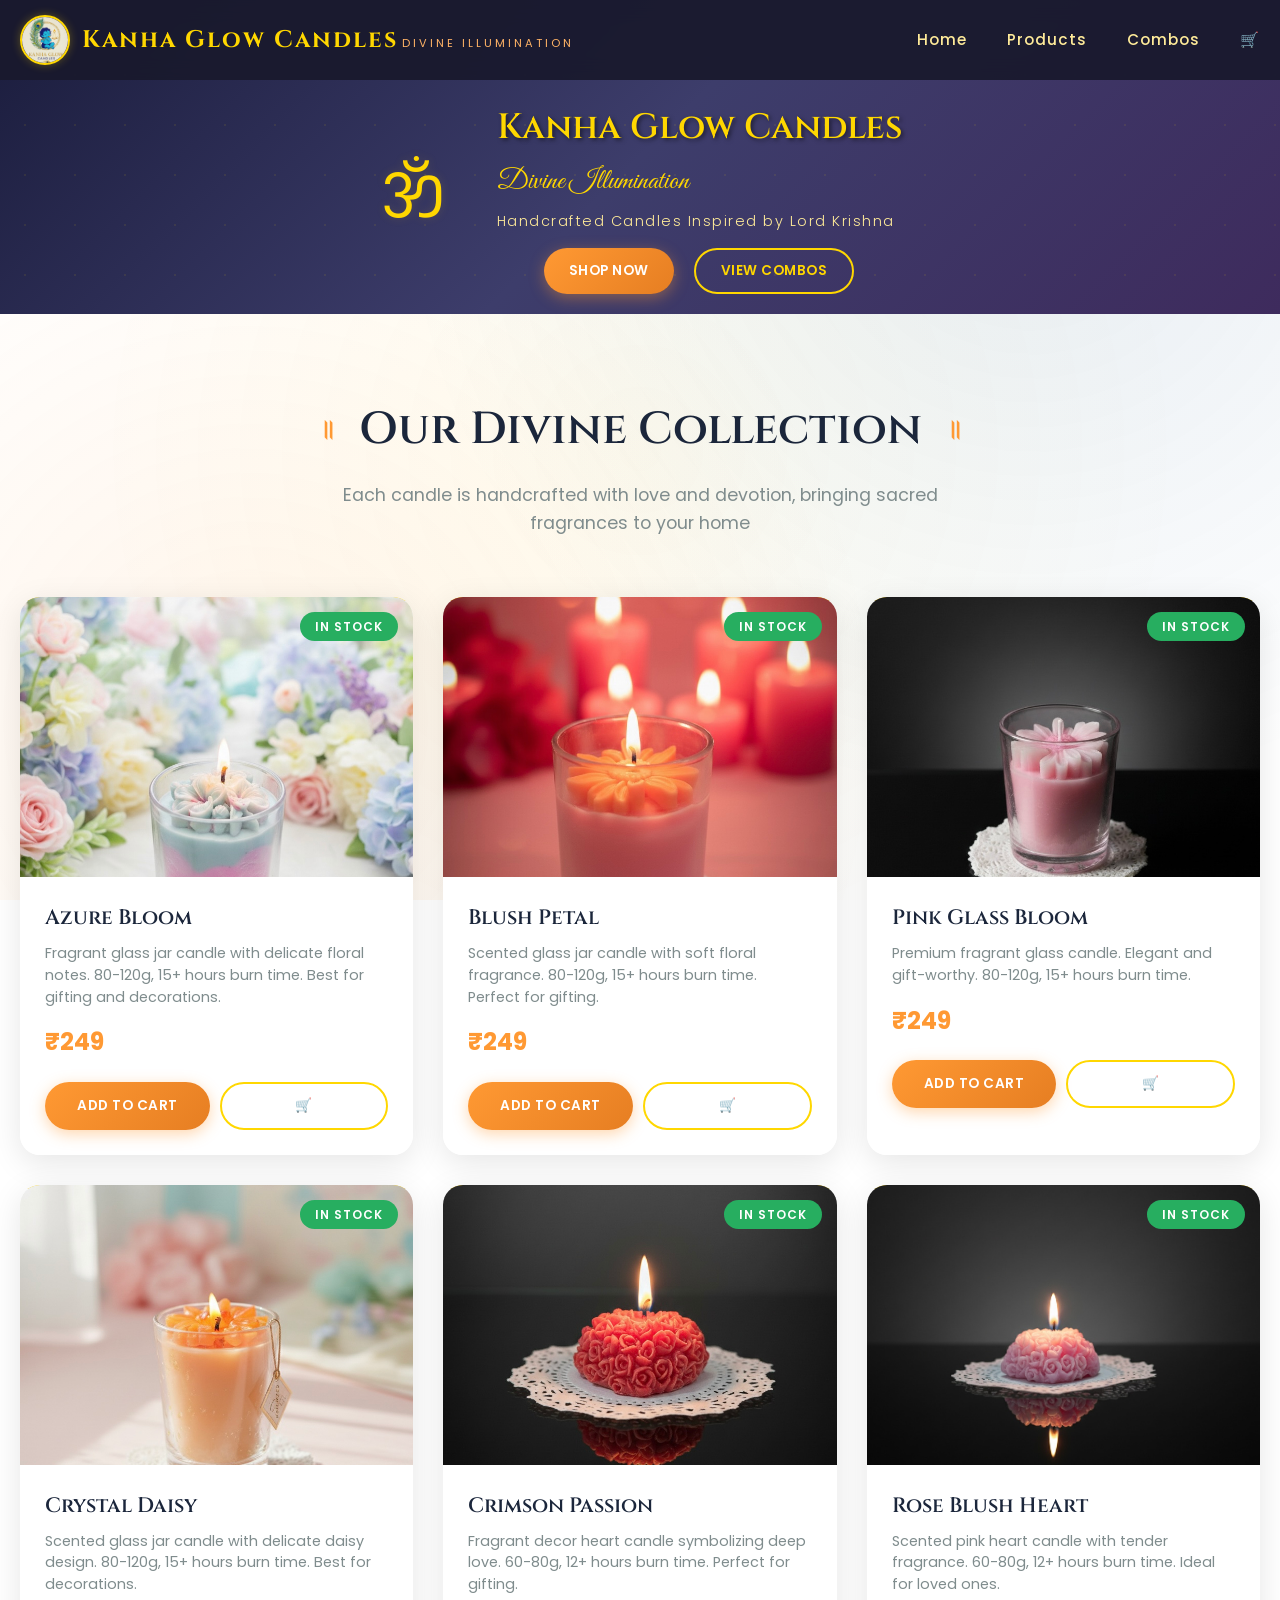
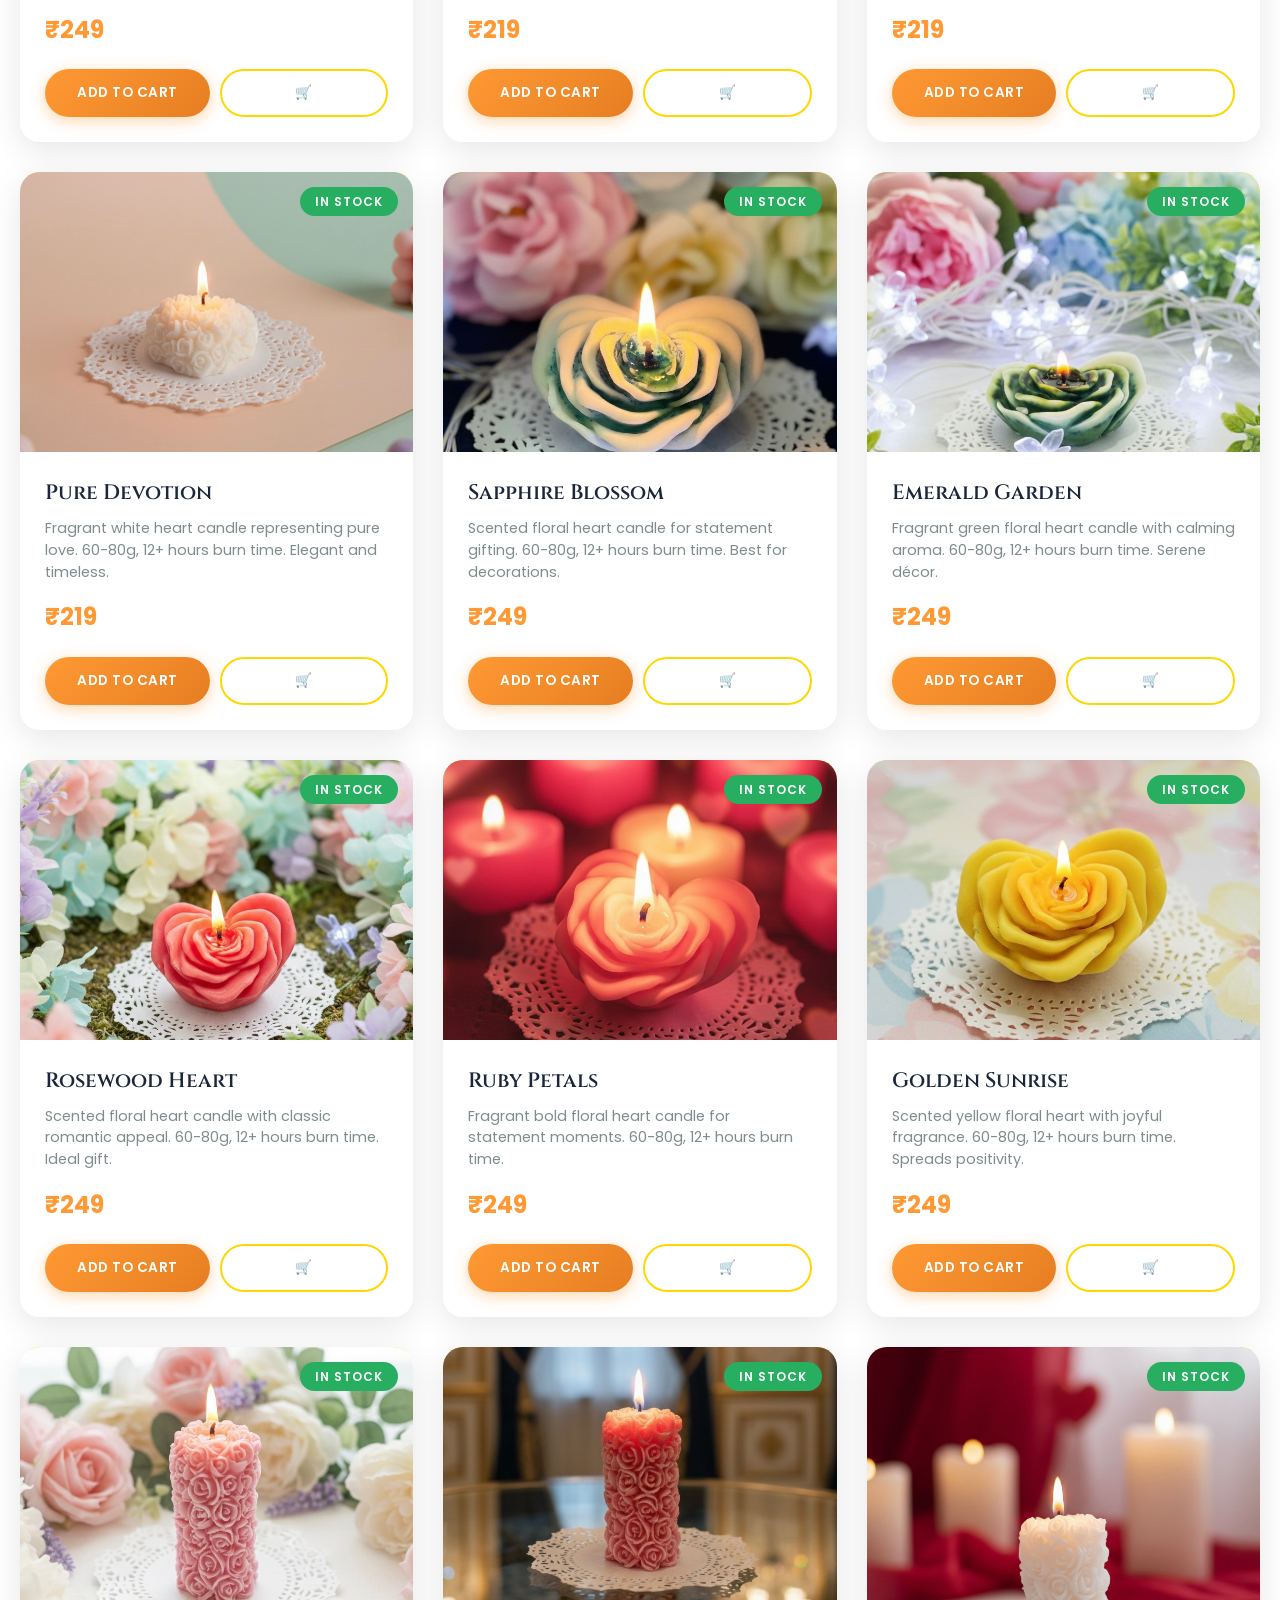
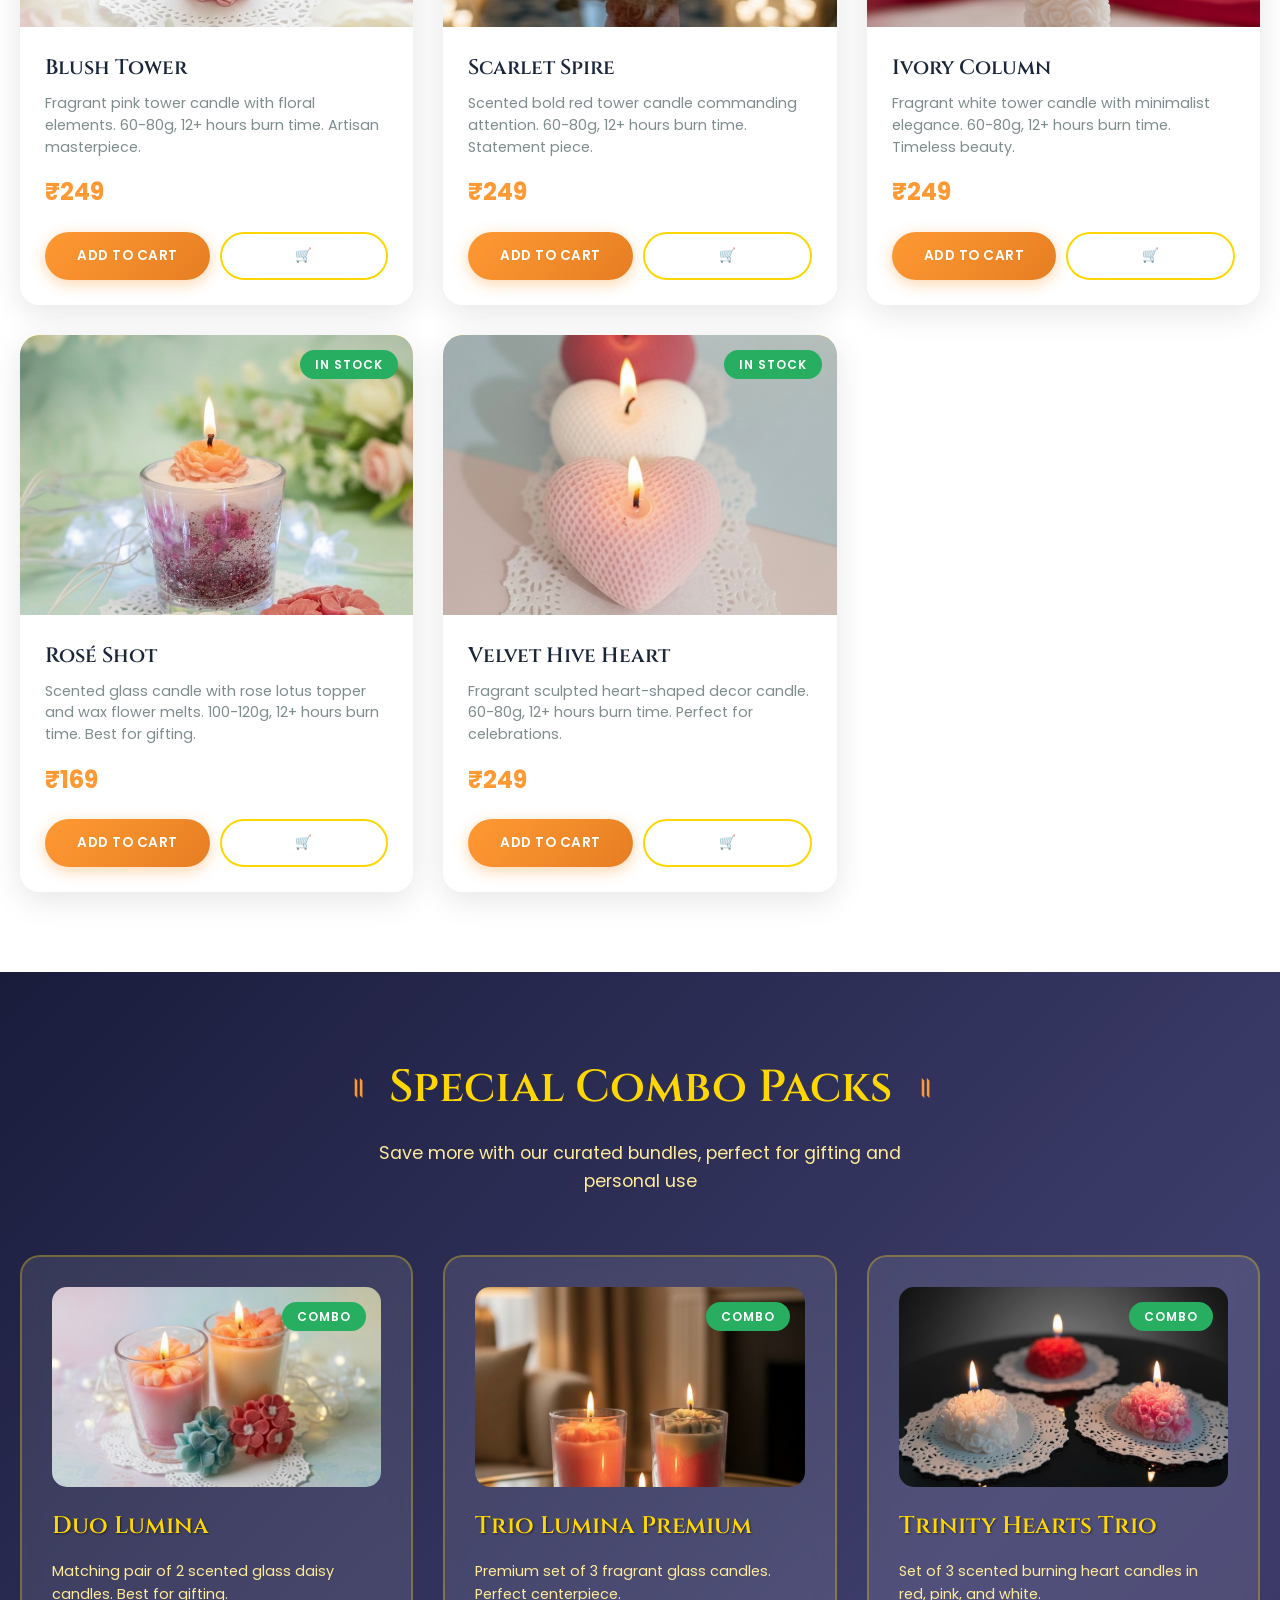
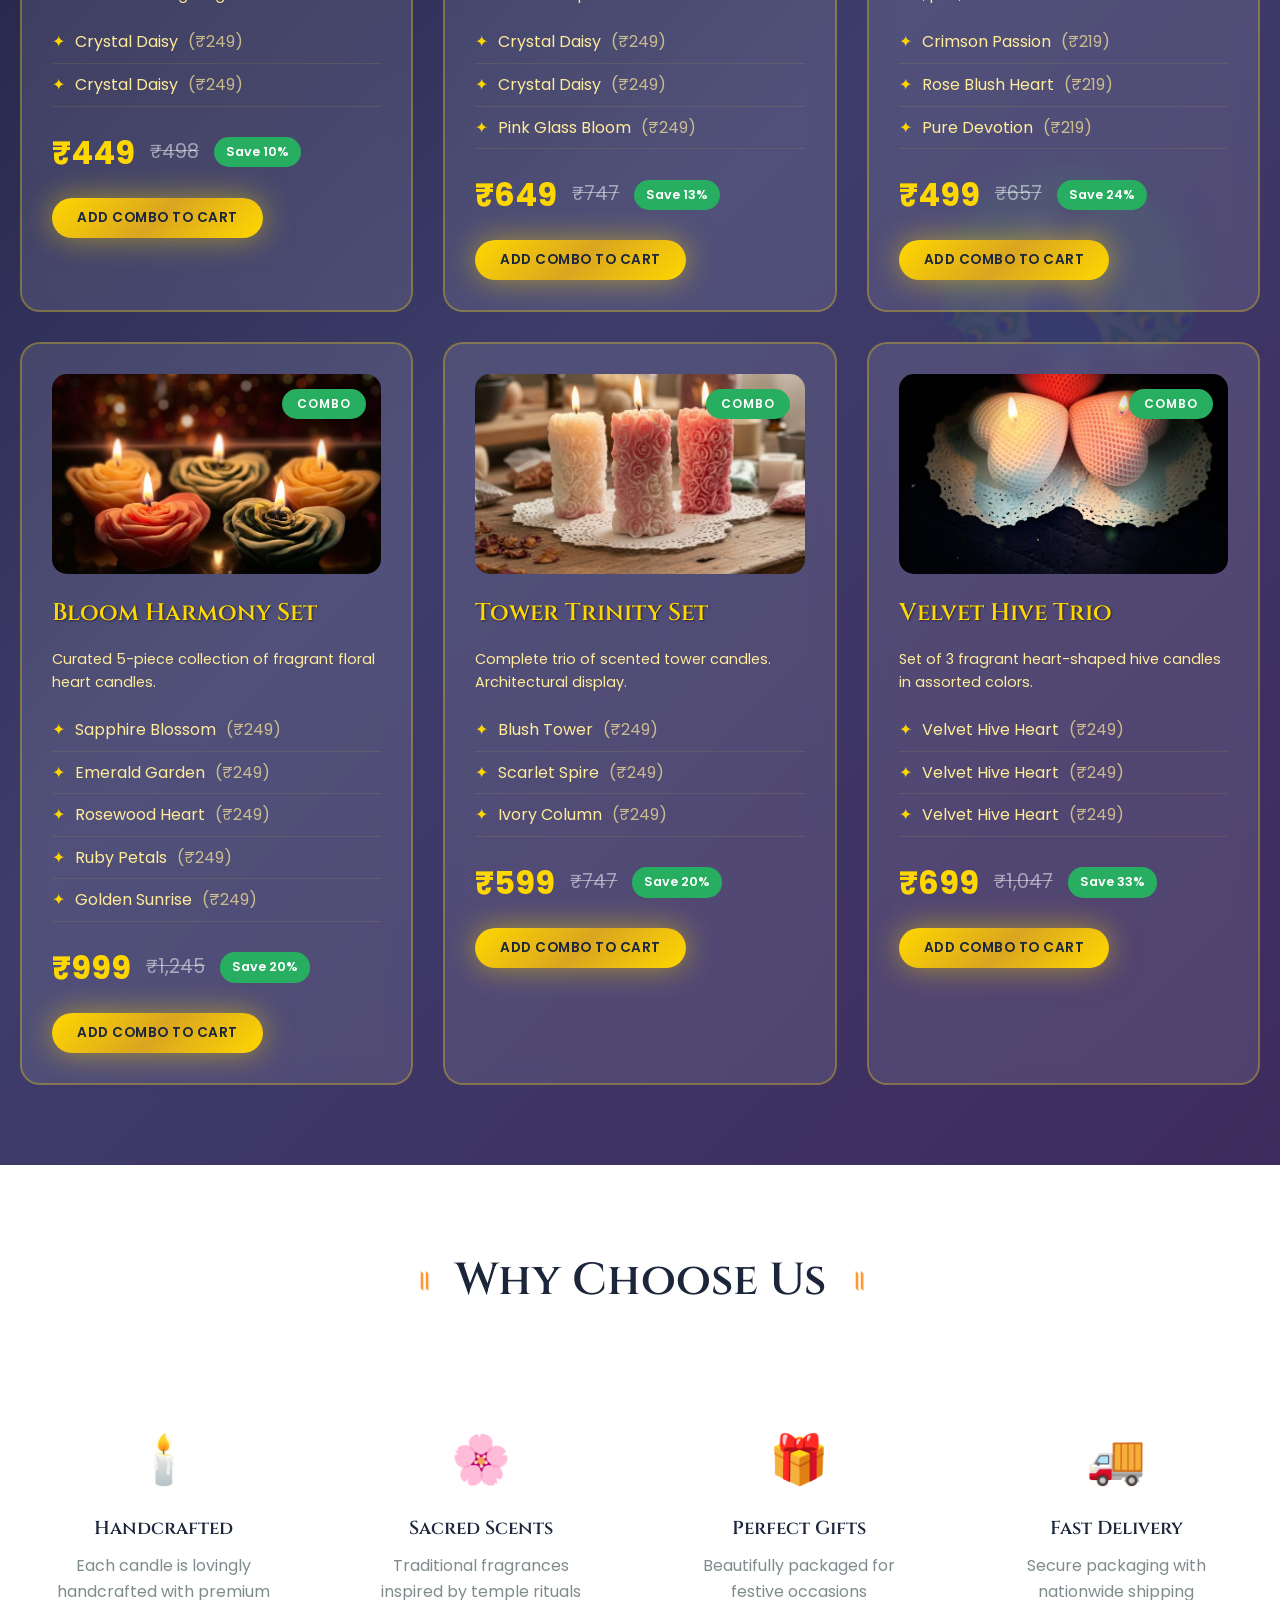
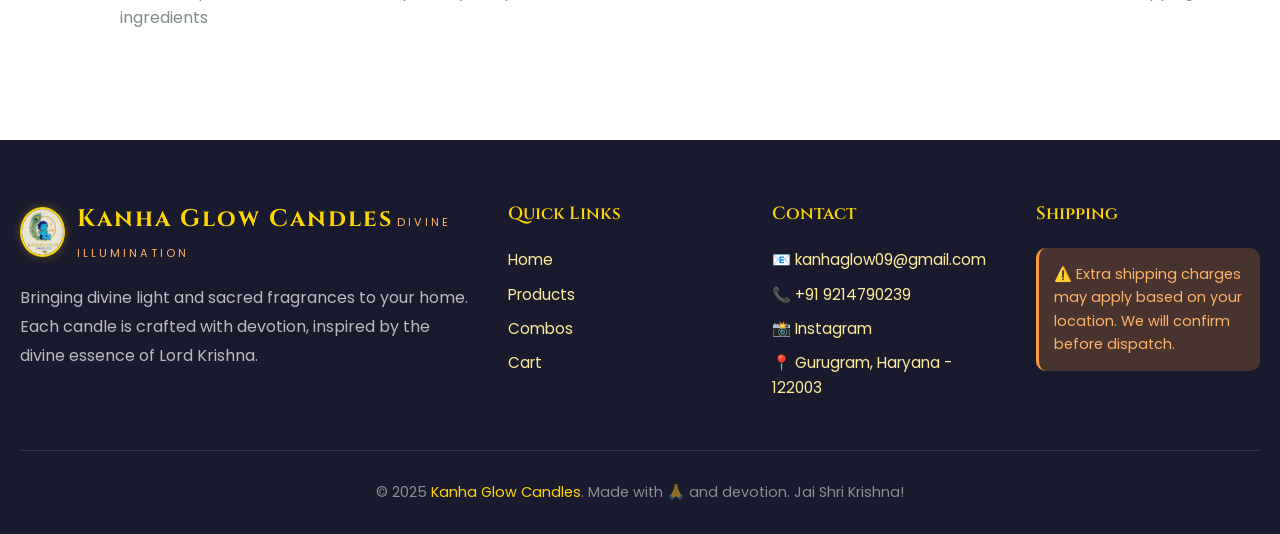
<file: index.html>
<!DOCTYPE html>
<html lang="en">

<head>
    <meta charset="UTF-8">
    <meta name="viewport" content="width=device-width, initial-scale=1.0">
    <title>Kanha Glow Candles - Divine Handcrafted Candles</title>
    <meta name="description"
        content="Experience divine fragrance with our handcrafted candles inspired by Lord Krishna. Premium quality, sacred scents.">
    <link rel="stylesheet" href="css/styles.css">
    <link rel="icon" href="kahna glow logo.jpeg">
</head>

<body>
    <!-- Navigation -->
    <nav class="navbar">
        <div class="nav-container">
            <a href="index.html" class="logo">
                <img src="kahna glow logo.jpeg" alt="Kanha Glow" class="logo-img">
                <div>
                    <span class="logo-text">Kanha Glow Candles</span>
                    <span class="logo-tagline">Divine Illumination</span>
                </div>
            </a>
            <ul class="nav-links">
                <li><a href="#home">Home</a></li>
                <li><a href="#products">Products</a></li>
                <li><a href="#combos">Combos</a></li>
                <li>
                    <a href="cart.html" class="cart-icon">
                        🛒 <span class="cart-count">0</span>
                    </a>
                </li>
            </ul>
            <div class="mobile-menu-btn">
                <span></span><span></span><span></span>
            </div>
        </div>
    </nav>

    <!-- Hero Section -->
    <section id="home" class="hero">
        <div class="hero-content">
            <div class="hero-om">ॐ</div>
            <div class="hero-text-container">
                <h1>Kanha Glow Candles</h1>
                <span class="script-font">Divine Illumination</span>
                <p class="hero-subtitle">Handcrafted Candles Inspired by Lord Krishna</p>
                <div class="hero-buttons">
                    <a href="#products" class="btn btn-primary">Shop Now</a>
                    <a href="#combos" class="btn btn-secondary">View Combos</a>
                </div>
            </div>
        </div>
    </section>

    <!-- Products Section -->
    <section id="products" class="section">
        <div class="container">
            <div class="section-title">
                <h2>Our Divine Collection</h2>
                <p>Each candle is handcrafted with love and devotion, bringing sacred fragrances to your home</p>
            </div>
            <div id="productsGrid" class="products-grid">
                <!-- Products will be rendered by JavaScript -->
                <div class="loader"></div>
            </div>
        </div>
    </section>

    <!-- Combos Section -->
    <section id="combos" class="section combo-section">
        <div class="container">
            <div class="section-title">
                <h2>Special Combo Packs</h2>
                <p>Save more with our curated bundles, perfect for gifting and personal use</p>
            </div>
            <div id="combosGrid" class="combos-grid">
                <!-- Combos will be rendered by JavaScript -->
                <div class="loader"></div>
            </div>
        </div>
    </section>

    <!-- Features Section -->
    <section class="section" style="background: var(--sacred-cream);">
        <div class="container">
            <div class="section-title">
                <h2>Why Choose Us</h2>
            </div>
            <div style="display: grid; grid-template-columns: repeat(auto-fit, minmax(250px, 1fr)); gap: 30px;">
                <div style="text-align: center; padding: 30px;">
                    <div style="font-size: 3rem; margin-bottom: 15px;">🕯️</div>
                    <h3 style="margin-bottom: 10px;">Handcrafted</h3>
                    <p style="color: var(--text-light);">Each candle is lovingly handcrafted with premium ingredients
                    </p>
                </div>
                <div style="text-align: center; padding: 30px;">
                    <div style="font-size: 3rem; margin-bottom: 15px;">🌸</div>
                    <h3 style="margin-bottom: 10px;">Sacred Scents</h3>
                    <p style="color: var(--text-light);">Traditional fragrances inspired by temple rituals</p>
                </div>
                <div style="text-align: center; padding: 30px;">
                    <div style="font-size: 3rem; margin-bottom: 15px;">🎁</div>
                    <h3 style="margin-bottom: 10px;">Perfect Gifts</h3>
                    <p style="color: var(--text-light);">Beautifully packaged for festive occasions</p>
                </div>
                <div style="text-align: center; padding: 30px;">
                    <div style="font-size: 3rem; margin-bottom: 15px;">🚚</div>
                    <h3 style="margin-bottom: 10px;">Fast Delivery</h3>
                    <p style="color: var(--text-light);">Secure packaging with nationwide shipping</p>
                </div>
            </div>
        </div>
    </section>

    <!-- Product Modal -->
    <div id="productModal" class="modal-overlay">
        <div class="modal">
            <div class="modal-header">
                <h3>Add to Cart</h3>
                <span class="modal-close" onclick="closeModal('productModal')">×</span>
            </div>
            <div class="modal-body" id="productModalContent">
                <!-- Content loaded dynamically -->
            </div>
            <div class="modal-footer">
                <button class="btn btn-secondary" onclick="closeModal('productModal')">Cancel</button>
                <button class="btn btn-primary" onclick="addToCartFromModal()">Add to Cart</button>
            </div>
        </div>
    </div>

    <!-- Footer -->
    <footer class="footer">
        <div class="container">
            <div class="footer-grid">
                <div class="footer-brand">
                    <div class="logo">
                        <img src="kahna glow logo.jpeg" alt="Kanha Glow" class="logo-img">
                        <div>
                            <span class="logo-text">Kanha Glow Candles</span>
                            <span class="logo-tagline">Divine Illumination</span>
                        </div>
                    </div>
                    <p style="margin-top: 20px;">Bringing divine light and sacred fragrances to your home. Each candle
                        is crafted with devotion, inspired by the divine essence of Lord Krishna.</p>
                </div>
                <div>
                    <h4 class="footer-title">Quick Links</h4>
                    <ul class="footer-links">
                        <li><a href="#home">Home</a></li>
                        <li><a href="#products">Products</a></li>
                        <li><a href="#combos">Combos</a></li>
                        <li><a href="cart.html">Cart</a></li>
                    </ul>
                </div>
                <div>
                    <h4 class="footer-title">Contact</h4>
                    <ul class="footer-links">
                        <li>📧 kanhaglow09@gmail.com</li>
                        <li>📞 +91 9214790239</li>
                        <li><a href="https://www.instagram.com/kanha_glow_candles_" target="_blank"
                                rel="noopener noreferrer" style="text-decoration: none; color: inherit;">📸
                                Instagram</a></li>
                        <li>📍 Gurugram, Haryana - 122003</li>
                    </ul>
                </div>
                <div>
                    <h4 class="footer-title">Shipping</h4>
                    <div
                        style="background: rgba(255,153,51,0.2); padding: 15px; border-radius: 10px; border-left: 3px solid var(--saffron);">
                        <p style="color: var(--saffron-light); font-size: 0.9rem;">⚠️ Extra shipping charges may apply
                            based on your location. We will confirm before dispatch.</p>
                    </div>
                </div>
            </div>
            <div class="footer-bottom">
                <p>© 2025 <span>Kanha Glow Candles</span>. Made with 🙏 and devotion. Jai Shri Krishna!</p>
            </div>
        </div>
    </footer>

    <script src="js/data.js"></script>
    <script src="js/app.js"></script>
</body>

</html>
</file>
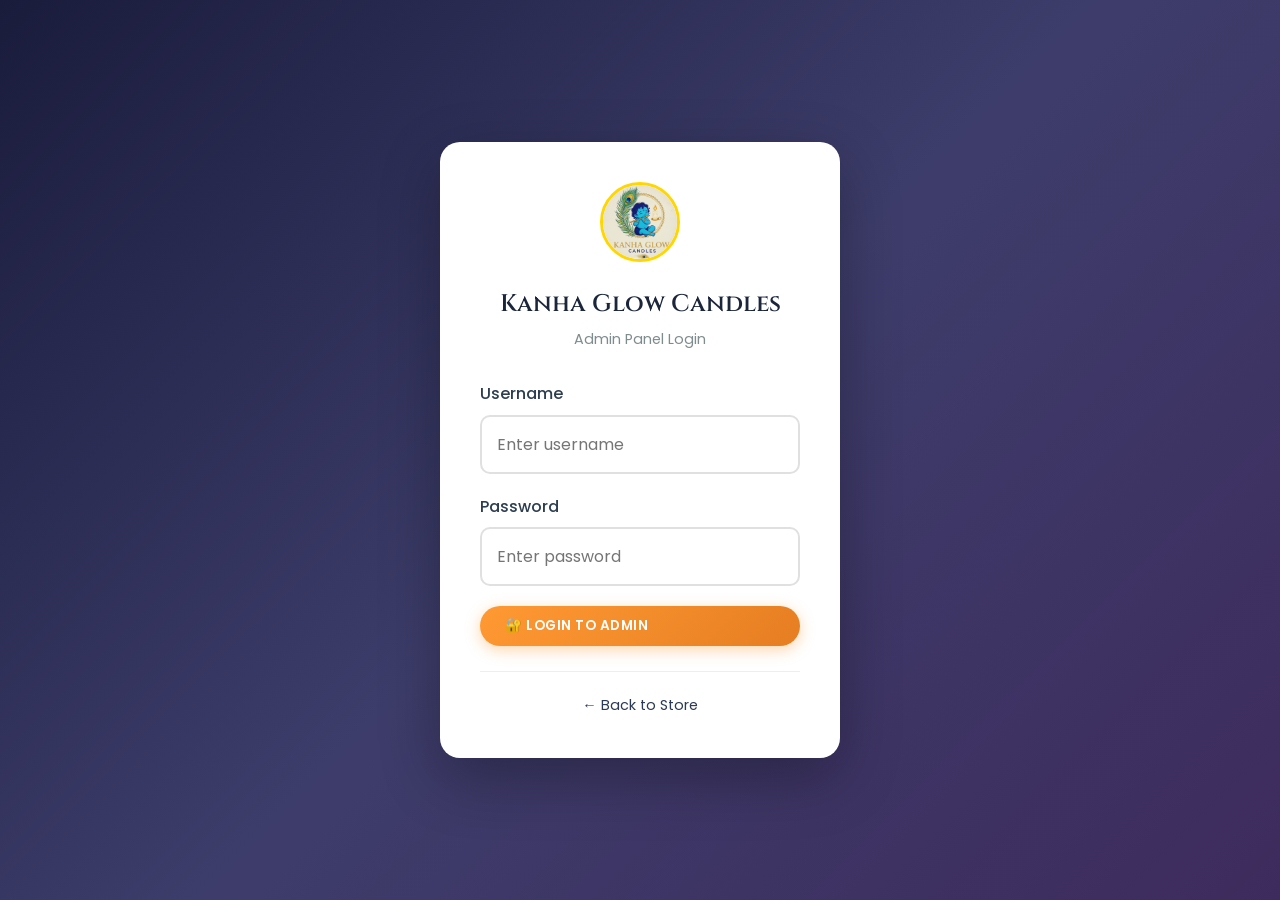
<file: admin-login.html>
<!DOCTYPE html>
<html lang="en">

<head>
  <meta charset="UTF-8">
  <meta name="viewport" content="width=device-width, initial-scale=1.0">
  <title>Admin Login - Kanha Glow Candles</title>
  <link rel="stylesheet" href="css/styles.css">
  <link rel="icon" href="kahna glow logo.jpeg">
</head>

<body>
  <div class="login-page">
    <div class="login-container">
      <div class="login-header">
        <img src="kahna glow logo.jpeg" alt="Kanha Glow" class="login-logo">
        <h1>Kanha Glow Candles</h1>
        <p>Admin Panel Login</p>
      </div>
      <form id="loginForm" class="login-form">
        <div class="form-group">
          <label>Username</label>
          <input type="text" id="username" required placeholder="Enter username" autocomplete="username">
        </div>
        <div class="form-group">
          <label>Password</label>
          <input type="password" id="password" required placeholder="Enter password" autocomplete="current-password">
        </div>
        <div id="loginError" class="login-error" style="display: none;">
          Invalid username or password
        </div>
        <button type="submit" class="btn btn-primary" style="width: 100%;">
          🔐 Login to Admin
        </button>
      </form>
      <div class="login-footer">
        <a href="index.html">← Back to Store</a>
      </div>
    </div>
  </div>

  <style>
    .login-page {
      min-height: 100vh;
      display: flex;
      align-items: center;
      justify-content: center;
      background: var(--divine-gradient);
      padding: 20px;
    }

    .login-container {
      background: white;
      border-radius: 20px;
      padding: 40px;
      max-width: 400px;
      width: 100%;
      box-shadow: 0 20px 60px rgba(0, 0, 0, 0.3);
    }

    .login-header {
      text-align: center;
      margin-bottom: 30px;
    }

    .login-logo {
      width: 80px;
      height: 80px;
      border-radius: 50%;
      object-fit: cover;
      border: 3px solid var(--gold);
      margin-bottom: 15px;
    }

    .login-header h1 {
      font-family: 'Cinzel', serif;
      color: var(--peacock-dark);
      font-size: 1.5rem;
      margin-bottom: 5px;
    }

    .login-header p {
      color: var(--text-light);
      font-size: 0.9rem;
    }

    .login-form .form-group {
      margin-bottom: 20px;
    }

    .login-error {
      background: #FDECEA;
      color: #D32F2F;
      padding: 12px;
      border-radius: 8px;
      margin-bottom: 20px;
      text-align: center;
      font-size: 0.9rem;
    }

    .login-footer {
      text-align: center;
      margin-top: 25px;
      padding-top: 20px;
      border-top: 1px solid #eee;
    }

    .login-footer a {
      color: var(--peacock-blue);
      font-size: 0.9rem;
    }

    .login-footer a:hover {
      color: var(--saffron);
    }
  </style>

  <script src="js/data.js"></script>
  <script>
    // Admin Credentials (hashed for basic security)
    const ADMIN_CREDENTIALS = {
      username: 'kanhaglow_admin',
      // Password: KanhaGlow@2024
      passwordHash: 'a3f2b8c9d4e5f6a7b8c9d0e1f2a3b4c5'
    };

    // Simple hash function for password
    function simpleHash(str) {
      let hash = 0;
      for (let i = 0; i < str.length; i++) {
        const char = str.charCodeAt(i);
        hash = ((hash << 5) - hash) + char;
        hash = hash & hash;
      }
      return Math.abs(hash).toString(16);
    }

    // Check if already logged in
    document.addEventListener('DOMContentLoaded', () => {
      const session = localStorage.getItem('kanha_admin_session');
      if (session) {
        const sessionData = JSON.parse(session);
        // Session valid for 24 hours
        if (Date.now() - sessionData.timestamp < 24 * 60 * 60 * 1000) {
          window.location.href = 'manage-kanha-admin.html';
        }
      }
    });

    // Login form handler
    document.getElementById('loginForm').addEventListener('submit', function (e) {
      e.preventDefault();

      const username = document.getElementById('username').value.trim();
      const password = document.getElementById('password').value;
      const errorDiv = document.getElementById('loginError');

      // Validate credentials
      if (username === 'kanhaglow_admin' && password === 'KanhaGlow@2024') {
        // Create session
        const session = {
          user: username,
          timestamp: Date.now(),
          token: simpleHash(username + Date.now())
        };
        localStorage.setItem('kanha_admin_session', JSON.stringify(session));

        // Redirect to admin panel
        window.location.href = 'manage-kanha-admin.html';
      } else {
        errorDiv.style.display = 'block';
        errorDiv.textContent = 'Invalid username or password';
      }
    });
  </script>
</body>

</html>
</file>
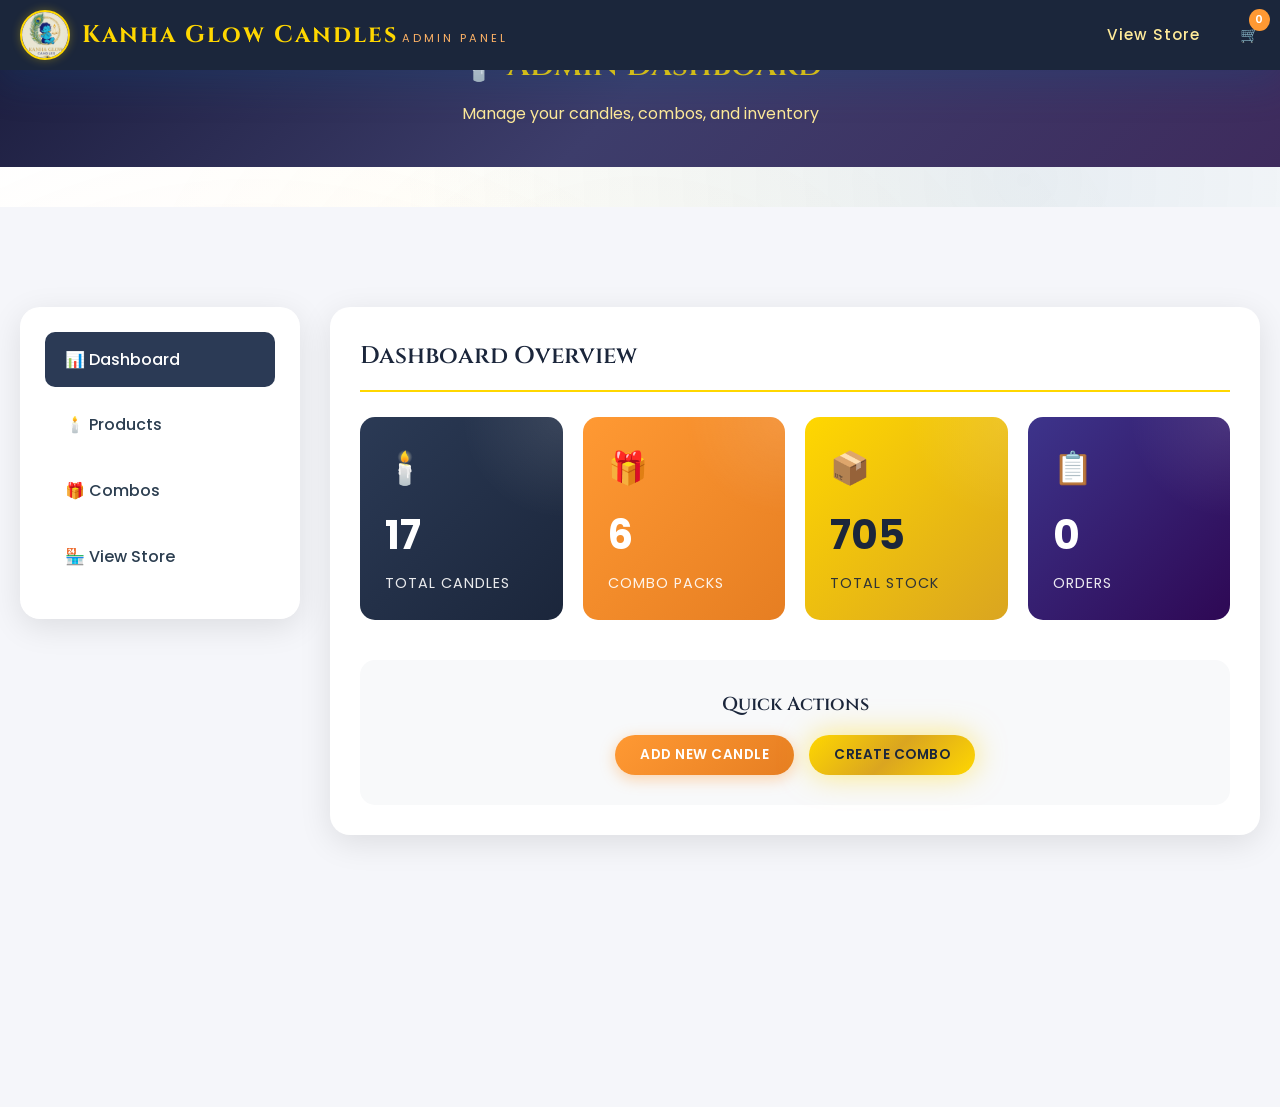
<file: admin.html>
<!DOCTYPE html>
<html lang="en">

<head>
  <meta charset="UTF-8">
  <meta name="viewport" content="width=device-width, initial-scale=1.0">
  <title>Admin Panel - Kanha Glow Candles</title>
  <link rel="stylesheet" href="css/styles.css">
  <link rel="icon" href="kahna glow logo.jpeg">
</head>

<body>
  <!-- Navigation -->
  <nav class="navbar scrolled">
    <div class="nav-container">
      <a href="index.html" class="logo">
        <img src="kahna glow logo.jpeg" alt="Kanha Glow" class="logo-img">
        <div>
          <span class="logo-text">Kanha Glow Candles</span>
          <span class="logo-tagline">Admin Panel</span>
        </div>
      </a>
      <ul class="nav-links">
        <li><a href="index.html">View Store</a></li>
        <li><a href="cart.html" class="cart-icon">🛒 <span class="cart-count">0</span></a></li>
      </ul>
    </div>
  </nav>

  <!-- Admin Header -->
  <div class="admin-header">
    <h1>🕯️ Admin Dashboard</h1>
    <p>Manage your candles, combos, and inventory</p>
  </div>

  <!-- Admin Content -->
  <div class="admin-page">
    <div class="admin-container">
      <!-- Sidebar -->
      <aside class="admin-sidebar">
        <ul class="admin-nav">
          <li><a href="#" data-section="dashboard" class="active">📊 Dashboard</a></li>
          <li><a href="#" data-section="products">🕯️ Products</a></li>
          <li><a href="#" data-section="combos">🎁 Combos</a></li>
          <li><a href="index.html">🏪 View Store</a></li>
        </ul>
      </aside>

      <!-- Main Content -->
      <main class="admin-content">
        <!-- Dashboard Section -->
        <section id="dashboard" class="admin-section active">
          <h2 class="admin-section-title">Dashboard Overview</h2>
          <div class="stats-grid">
            <div class="stat-card">
              <div class="stat-icon">🕯️</div>
              <div class="stat-value" id="totalProducts">0</div>
              <div class="stat-label">Total Candles</div>
            </div>
            <div class="stat-card saffron">
              <div class="stat-icon">🎁</div>
              <div class="stat-value" id="totalCombos">0</div>
              <div class="stat-label">Combo Packs</div>
            </div>
            <div class="stat-card gold">
              <div class="stat-icon">📦</div>
              <div class="stat-value" id="totalStock">0</div>
              <div class="stat-label">Total Stock</div>
            </div>
            <div class="stat-card purple">
              <div class="stat-icon">📋</div>
              <div class="stat-value" id="totalOrders">0</div>
              <div class="stat-label">Orders</div>
            </div>
          </div>
          <div style="background: #f8f9fa; padding: 30px; border-radius: 15px; text-align: center;">
            <h3 style="color: var(--peacock-dark); margin-bottom: 15px;">Quick Actions</h3>
            <div style="display: flex; gap: 15px; justify-content: center; flex-wrap: wrap;">
              <button class="btn btn-primary"
                onclick="document.querySelector('[data-section=products]').click(); setTimeout(() => openProductModal(), 100);">Add
                New Candle</button>
              <button class="btn btn-gold"
                onclick="document.querySelector('[data-section=combos]').click(); setTimeout(() => openComboModal(), 100);">Create
                Combo</button>
            </div>
          </div>
        </section>

        <!-- Products Section -->
        <section id="products" class="admin-section">
          <div style="display: flex; justify-content: space-between; align-items: center; margin-bottom: 25px;">
            <h2 class="admin-section-title" style="margin: 0; border: none; padding: 0;">Manage Candles</h2>
            <button class="btn btn-primary" onclick="openProductModal()">+ Add Candle</button>
          </div>
          <table class="admin-table">
            <thead>
              <tr>
                <th>Image</th>
                <th>Name</th>
                <th>Price</th>
                <th>Stock</th>
                <th>Actions</th>
              </tr>
            </thead>
            <tbody id="productsTableBody"></tbody>
          </table>
        </section>

        <!-- Combos Section -->
        <section id="combos" class="admin-section">
          <div style="display: flex; justify-content: space-between; align-items: center; margin-bottom: 25px;">
            <h2 class="admin-section-title" style="margin: 0; border: none; padding: 0;">Manage Combos</h2>
            <button class="btn btn-gold" onclick="openComboModal()">+ Create Combo</button>
          </div>
          <table class="admin-table">
            <thead>
              <tr>
                <th>Combo Name</th>
                <th>Products</th>
                <th>Price</th>
                <th>Savings</th>
                <th>Actions</th>
              </tr>
            </thead>
            <tbody id="combosTableBody"></tbody>
          </table>
        </section>
      </main>
    </div>
  </div>

  <!-- Product Modal -->
  <div id="productModal" class="modal-overlay">
    <div class="modal">
      <div class="modal-header">
        <h3 id="productModalTitle">Add New Candle</h3>
        <span class="modal-close" onclick="closeModal('productModal')">×</span>
      </div>
      <div class="modal-body">
        <form id="productForm" onsubmit="event.preventDefault(); saveProduct();">
          <div class="form-group">
            <label>Candle Name *</label>
            <input type="text" id="productName" required placeholder="e.g., Divine Lotus">
          </div>
          <div class="form-group">
            <label>Description</label>
            <textarea id="productDescription" placeholder="Describe the fragrance and features"></textarea>
          </div>
          <div class="form-row">
            <div class="form-group">
              <label>Price (₹) *</label>
              <input type="number" id="productPrice" required min="1" placeholder="450">
            </div>
            <div class="form-group">
              <label>Stock *</label>
              <input type="number" id="productStock" required min="0" placeholder="25">
            </div>
          </div>
          <div class="form-group">
            <label>Category</label>
            <select id="productCategory">
              <option value="sacred">Sacred</option>
              <option value="floral">Floral</option>
              <option value="premium">Premium</option>
            </select>
          </div>
          <div class="form-group">
            <label>Image URL</label>
            <input type="url" id="productImageUrl" placeholder="https://..." onchange="previewImage()">
            <div id="imagePreview" class="image-preview"></div>
          </div>
        </form>
      </div>
      <div class="modal-footer">
        <button class="btn btn-secondary" onclick="closeModal('productModal')">Cancel</button>
        <button class="btn btn-primary" onclick="saveProduct()">Save Candle</button>
      </div>
    </div>
  </div>

  <!-- Combo Modal -->
  <div id="comboModal" class="modal-overlay">
    <div class="modal">
      <div class="modal-header">
        <h3 id="comboModalTitle">Create New Combo</h3>
        <span class="modal-close" onclick="closeModal('comboModal')">×</span>
      </div>
      <div class="modal-body">
        <form id="comboForm" onsubmit="event.preventDefault(); saveCombo();">
          <div class="form-group">
            <label>Combo Name *</label>
            <input type="text" id="comboName" required placeholder="e.g., Pooja Essentials Pack">
          </div>
          <div class="form-group">
            <label>Description</label>
            <textarea id="comboDescription" placeholder="Describe what's special about this combo"></textarea>
          </div>
          <div class="form-group">
            <label>Select Products</label>
            <div style="display: flex; gap: 10px;">
              <select id="comboProducts" style="flex: 1;"></select>
              <button type="button" class="btn btn-secondary btn-small" onclick="addProductToCombo()">Add</button>
            </div>
          </div>
          <div class="form-group">
            <label>Selected Products</label>
            <div id="selectedProducts"
              style="min-height: 60px; padding: 10px; background: #f5f5f5; border-radius: 10px;"></div>
          </div>
          <div class="form-row">
            <div class="form-group">
              <label>Original Price</label>
              <div style="font-size: 1.2rem; color: var(--text-light); padding: 10px;" id="comboOriginalPrice">₹0</div>
            </div>
            <div class="form-group">
              <label>Combo Price (₹) *</label>
              <input type="number" id="comboPrice" required min="1" placeholder="999">
            </div>
          </div>
        </form>
      </div>
      <div class="modal-footer">
        <button class="btn btn-secondary" onclick="closeModal('comboModal')">Cancel</button>
        <button class="btn btn-gold" onclick="saveCombo()">Save Combo</button>
      </div>
    </div>
  </div>

  <script src="js/data.js"></script>
  <script src="js/admin.js"></script>
</body>

</html>
</file>
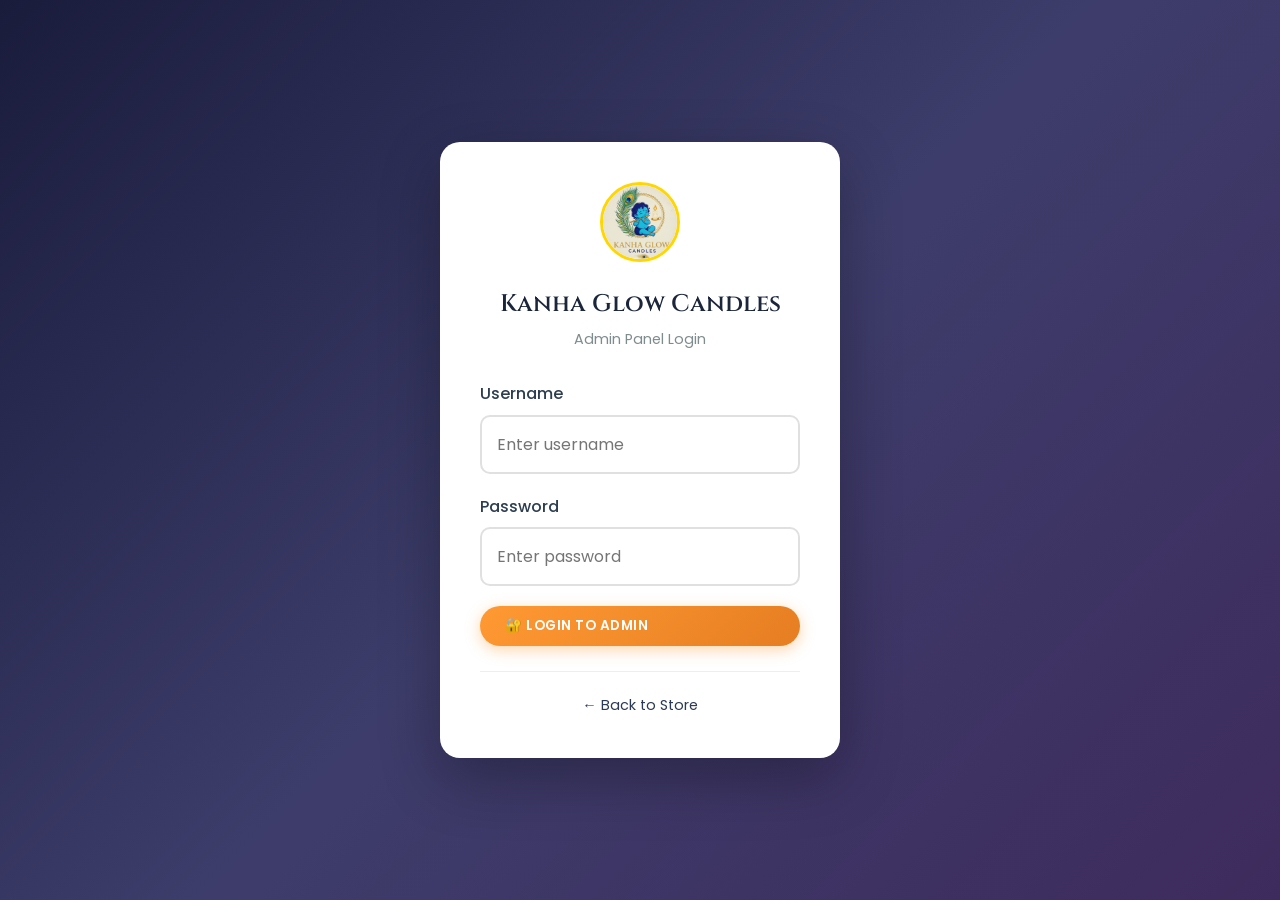
<file: manage-kanha-admin.html>
<!DOCTYPE html>
<html lang="en">

<head>
  <meta charset="UTF-8">
  <meta name="viewport" content="width=device-width, initial-scale=1.0">
  <title>Admin Panel - Kanha Glow Candles</title>
  <link rel="stylesheet" href="css/styles.css">
  <link rel="icon" href="kahna glow logo.jpeg">
</head>

<body>
  <!-- Auth Check Script -->
  <script>
    // Check authentication immediately
    (function () {
      const session = localStorage.getItem('kanha_admin_session');
      if (!session) {
        window.location.href = 'admin-login.html';
        return;
      }
      const sessionData = JSON.parse(session);
      // Session valid for 24 hours
      if (Date.now() - sessionData.timestamp > 24 * 60 * 60 * 1000) {
        localStorage.removeItem('kanha_admin_session');
        window.location.href = 'admin-login.html';
      }
    })();
  </script>

  <!-- Navigation -->
  <nav class="navbar scrolled">
    <div class="nav-container">
      <a href="index.html" class="logo">
        <img src="kahna glow logo.jpeg" alt="Kanha Glow" class="logo-img">
        <div>
          <span class="logo-text">Kanha Glow Candles</span>
          <span class="logo-tagline">Admin Panel</span>
        </div>
      </a>
      <ul class="nav-links">
        <li><a href="index.html">View Store</a></li>
        <li><a href="cart.html" class="cart-icon">🛒 <span class="cart-count">0</span></a></li>
        <li><a href="#" onclick="logout()"
            style="background: #E74C3C; color: white; padding: 8px 15px; border-radius: 20px;">🚪 Logout</a></li>
      </ul>
    </div>
  </nav>

  <!-- Admin Header -->
  <div class="admin-header">
    <h1>🕯️ Admin Dashboard</h1>
    <p>Manage your candles, combos, and inventory</p>
  </div>

  <!-- Admin Content -->
  <div class="admin-page">
    <div class="admin-container">
      <!-- Sidebar -->
      <aside class="admin-sidebar">
        <ul class="admin-nav">
          <li><a href="#" data-section="dashboard" class="active">📊 Dashboard</a></li>
          <li><a href="#" data-section="products">🕯️ Products</a></li>
          <li><a href="#" data-section="combos">🎁 Combos</a></li>
          <li><a href="index.html">🏪 View Store</a></li>
        </ul>
      </aside>

      <!-- Main Content -->
      <main class="admin-content">
        <!-- Dashboard Section -->
        <section id="dashboard" class="admin-section active">
          <h2 class="admin-section-title">Dashboard Overview</h2>
          <div class="stats-grid">
            <div class="stat-card">
              <div class="stat-icon">🕯️</div>
              <div class="stat-value" id="totalProducts">0</div>
              <div class="stat-label">Total Candles</div>
            </div>
            <div class="stat-card saffron">
              <div class="stat-icon">🎁</div>
              <div class="stat-value" id="totalCombos">0</div>
              <div class="stat-label">Combo Packs</div>
            </div>
            <div class="stat-card gold">
              <div class="stat-icon">📦</div>
              <div class="stat-value" id="totalStock">0</div>
              <div class="stat-label">Total Stock</div>
            </div>
            <div class="stat-card purple">
              <div class="stat-icon">📋</div>
              <div class="stat-value" id="totalOrders">0</div>
              <div class="stat-label">Orders</div>
            </div>
          </div>
          <div style="background: #f8f9fa; padding: 30px; border-radius: 15px; text-align: center;">
            <h3 style="color: var(--peacock-dark); margin-bottom: 15px;">Quick Actions</h3>
            <div style="display: flex; gap: 15px; justify-content: center; flex-wrap: wrap;">
              <button class="btn btn-primary"
                onclick="document.querySelector('[data-section=products]').click(); setTimeout(() => openProductModal(), 100);">Add
                New Candle</button>
              <button class="btn btn-gold"
                onclick="document.querySelector('[data-section=combos]').click(); setTimeout(() => openComboModal(), 100);">Create
                Combo</button>
            </div>
          </div>
        </section>

        <!-- Products Section -->
        <section id="products" class="admin-section">
          <div style="display: flex; justify-content: space-between; align-items: center; margin-bottom: 25px;">
            <h2 class="admin-section-title" style="margin: 0; border: none; padding: 0;">Manage Candles</h2>
            <button class="btn btn-primary" onclick="openProductModal()">+ Add Candle</button>
          </div>
          <table class="admin-table">
            <thead>
              <tr>
                <th>Image</th>
                <th>Name</th>
                <th>Price</th>
                <th>Stock</th>
                <th>Actions</th>
              </tr>
            </thead>
            <tbody id="productsTableBody"></tbody>
          </table>
        </section>

        <!-- Combos Section -->
        <section id="combos" class="admin-section">
          <div style="display: flex; justify-content: space-between; align-items: center; margin-bottom: 25px;">
            <h2 class="admin-section-title" style="margin: 0; border: none; padding: 0;">Manage Combos</h2>
            <button class="btn btn-gold" onclick="openComboModal()">+ Create Combo</button>
          </div>
          <table class="admin-table">
            <thead>
              <tr>
                <th>Combo Name</th>
                <th>Products</th>
                <th>Price</th>
                <th>Savings</th>
                <th>Actions</th>
              </tr>
            </thead>
            <tbody id="combosTableBody"></tbody>
          </table>
        </section>
      </main>
    </div>
  </div>

  <!-- Product Modal -->
  <div id="productModal" class="modal-overlay">
    <div class="modal">
      <div class="modal-header">
        <h3 id="productModalTitle">Add New Candle</h3>
        <span class="modal-close" onclick="closeModal('productModal')">×</span>
      </div>
      <div class="modal-body">
        <form id="productForm" onsubmit="event.preventDefault(); saveProduct();">
          <div class="form-group">
            <label>Candle Name *</label>
            <input type="text" id="productName" required placeholder="e.g., Divine Lotus">
          </div>
          <div class="form-group">
            <label>Description</label>
            <textarea id="productDescription" placeholder="Describe the fragrance and features"></textarea>
          </div>
          <div class="form-row">
            <div class="form-group">
              <label>Price (₹) *</label>
              <input type="number" id="productPrice" required min="1" placeholder="450">
            </div>
            <div class="form-group">
              <label>Stock *</label>
              <input type="number" id="productStock" required min="0" placeholder="25">
            </div>
          </div>
          <div class="form-group">
            <label>Category</label>
            <select id="productCategory">
              <option value="sacred">Sacred</option>
              <option value="floral">Floral</option>
              <option value="premium">Premium</option>
            </select>
          </div>
          <div class="form-group">
            <label>Image URL</label>
            <input type="url" id="productImageUrl" placeholder="https://..." onchange="previewImage()">
            <div id="imagePreview" class="image-preview"></div>
          </div>
        </form>
      </div>
      <div class="modal-footer">
        <button class="btn btn-secondary" onclick="closeModal('productModal')">Cancel</button>
        <button class="btn btn-primary" onclick="saveProduct()">Save Candle</button>
      </div>
    </div>
  </div>

  <!-- Combo Modal -->
  <div id="comboModal" class="modal-overlay">
    <div class="modal">
      <div class="modal-header">
        <h3 id="comboModalTitle">Create New Combo</h3>
        <span class="modal-close" onclick="closeModal('comboModal')">×</span>
      </div>
      <div class="modal-body">
        <form id="comboForm" onsubmit="event.preventDefault(); saveCombo();">
          <div class="form-group">
            <label>Combo Name *</label>
            <input type="text" id="comboName" required placeholder="e.g., Pooja Essentials Pack">
          </div>
          <div class="form-group">
            <label>Description</label>
            <textarea id="comboDescription" placeholder="Describe what's special about this combo"></textarea>
          </div>
          <div class="form-group">
            <label>Select Products</label>
            <div style="display: flex; gap: 10px;">
              <select id="comboProducts" style="flex: 1;"></select>
              <button type="button" class="btn btn-secondary btn-small" onclick="addProductToCombo()">Add</button>
            </div>
          </div>
          <div class="form-group">
            <label>Selected Products</label>
            <div id="selectedProducts"
              style="min-height: 60px; padding: 10px; background: #f5f5f5; border-radius: 10px;"></div>
          </div>
          <div class="form-row">
            <div class="form-group">
              <label>Original Price</label>
              <div style="font-size: 1.2rem; color: var(--text-light); padding: 10px;" id="comboOriginalPrice">₹0</div>
            </div>
            <div class="form-group">
              <label>Combo Price (₹) *</label>
              <input type="number" id="comboPrice" required min="1" placeholder="999">
            </div>
          </div>
        </form>
      </div>
      <div class="modal-footer">
        <button class="btn btn-secondary" onclick="closeModal('comboModal')">Cancel</button>
        <button class="btn btn-gold" onclick="saveCombo()">Save Combo</button>
      </div>
    </div>
  </div>

  <script src="js/data.js"></script>
  <script src="js/admin.js"></script>
</body>

</html>
</file>
<file: css/styles.css>
/* ============================================
   Krishna Candles - Divine Theme Stylesheet
   Inspired by Lord Krishna's Divine Aesthetics
   ============================================ */

/* Import Elegant Fonts */
@import url('https://fonts.googleapis.com/css2?family=Cinzel:wght@400;500;600;700&family=Poppins:wght@300;400;500;600;700&family=Great+Vibes&display=swap');

/* ============================================
   CSS Variables - Divine Color Palette
   ============================================ */
:root {
    /* Primary Krishna Colors */
    --peacock-blue: #0F4C81;
    --peacock-dark: #0A3558;
    --peacock-light: #1E6BB8;

    /* Divine Accents */
    --saffron: #FF9933;
    /* Vibrant Orangish Saffron */
    --saffron-dark: #E67E22;
    --saffron-light: #FFB366;

    /* Royal Gold */
    --gold: #FFD700;
    --gold-dark: #DAA520;
    --gold-light: #FFEB99;

    /* Sacred Colors - Muted/Matte variants */
    --lotus-pink: #D4A5AF;
    --deep-purple: #3D348B;
    /* Muted Violet/Purple */
    --peacock-dark: #1B263B;
    /* Matte Navy */
    --peacock-blue: #2B3A55;
    /* Muted Blue */

    /* Neutrals */
    --dark-bg: #1A1A2E;
    --card-bg: rgba(255, 255, 255, 0.95);
    --text-dark: #2C3E50;
    --text-light: #7F8C8D;

    /* Gradients - Subtle Matte Mix of Blue, Purple, and Violet */
    --divine-gradient: linear-gradient(135deg, #1A1C3C 0%, #3D3D6B 50%, #3E2B5D 100%);
    --gold-gradient: linear-gradient(135deg, #FFD700 0%, #DAA520 50%, #FFD700 100%);
    /* Restored Shiny Gold */
    --saffron-gradient: linear-gradient(135deg, #FF9933 0%, #E67E22 100%);
    /* Vibrant Orange */

    /* Shadows */
    --divine-shadow: 0 10px 40px rgba(15, 76, 129, 0.3);
    --card-shadow: 0 8px 32px rgba(0, 0, 0, 0.1);
    --glow-gold: 0 0 30px rgba(255, 215, 0, 0.5);

    /* Transitions */
    --smooth: all 0.3s ease;
    --slow: all 0.5s ease;
}

/* ============================================
   Reset & Base Styles
   ============================================ */
* {
    margin: 0;
    padding: 0;
    box-sizing: border-box;
}

html {
    scroll-behavior: smooth;
}

body {
    font-family: 'Poppins', sans-serif;
    background: var(--divine-white);
    color: var(--text-dark);
    line-height: 1.6;
    overflow-x: hidden;
}

/* Divine Background Pattern */
body::before {
    content: '';
    position: fixed;
    top: 0;
    left: 0;
    width: 100%;
    height: 100%;
    background:
        radial-gradient(circle at 20% 80%, rgba(255, 153, 51, 0.1) 0%, transparent 50%),
        radial-gradient(circle at 80% 20%, rgba(15, 76, 129, 0.1) 0%, transparent 50%),
        radial-gradient(circle at 50% 50%, rgba(255, 215, 0, 0.05) 0%, transparent 70%);
    pointer-events: none;
    z-index: -1;
}

h1,
h2,
h3,
h4 {
    font-family: 'Cinzel', serif;
    font-weight: 600;
    color: var(--peacock-dark);
}

.script-font {
    font-family: 'Great Vibes', cursive;
}

a {
    text-decoration: none;
    color: inherit;
    transition: var(--smooth);
}

img {
    max-width: 100%;
    height: auto;
}

/* ============================================
   Layout Utilities
   ============================================ */
.container {
    max-width: 1400px;
    margin: 0 auto;
    padding: 0 20px;
}

.section {
    padding: 80px 0;
}

.section-title {
    text-align: center;
    margin-bottom: 60px;
}

.section-title h2 {
    font-size: 2.8rem;
    color: var(--peacock-dark);
    margin-bottom: 15px;
    position: relative;
    display: inline-block;
}

.section-title h2::after {
    content: '॥';
    position: absolute;
    right: -40px;
    top: 50%;
    transform: translateY(-50%);
    color: var(--saffron);
    font-size: 1.5rem;
}

.section-title h2::before {
    content: '॥';
    position: absolute;
    left: -40px;
    top: 50%;
    transform: translateY(-50%);
    color: var(--saffron);
    font-size: 1.5rem;
}

.section-title p {
    color: var(--text-light);
    font-size: 1.1rem;
    max-width: 600px;
    margin: 0 auto;
}

/* ============================================
   Navigation
   ============================================ */
.navbar {
    position: fixed;
    top: 0;
    left: 0;
    width: 100%;
    z-index: 1000;
    padding: 15px 0;
    transition: var(--smooth);
    background: rgba(26, 26, 46, 0.95);
    backdrop-filter: blur(10px);
}

.navbar.scrolled {
    background: var(--peacock-dark);
    box-shadow: var(--divine-shadow);
    padding: 10px 0;
}

.nav-container {
    display: flex;
    justify-content: space-between;
    align-items: center;
    max-width: 1400px;
    margin: 0 auto;
    padding: 0 20px;
}

.logo {
    display: flex;
    align-items: center;
    gap: 12px;
}

.logo-icon {
    font-size: 2.5rem;
}

.logo-text {
    font-family: 'Cinzel', serif;
    font-size: 1.5rem;
    font-weight: 700;
    color: var(--gold);
    letter-spacing: 2px;
}

.logo-tagline {
    font-size: 0.7rem;
    color: var(--saffron-light);
    text-transform: uppercase;
    letter-spacing: 3px;
}

.logo-img {
    width: 50px;
    height: 50px;
    border-radius: 50%;
    object-fit: cover;
    border: 2px solid var(--gold);
    box-shadow: 0 0 10px rgba(255, 215, 0, 0.3);
}

.nav-links {
    display: flex;
    list-style: none;
    gap: 40px;
    align-items: center;
}

.nav-links a {
    color: var(--gold-light);
    font-weight: 500;
    font-size: 0.95rem;
    letter-spacing: 1px;
    position: relative;
    padding: 5px 0;
}

.nav-links a::after {
    content: '';
    position: absolute;
    bottom: 0;
    left: 0;
    width: 0;
    height: 2px;
    background: var(--gold);
    transition: var(--smooth);
}

.nav-links a:hover::after {
    width: 100%;
}

.nav-links a:hover {
    color: var(--saffron);
    text-shadow: 0 0 10px rgba(255, 153, 51, 0.8);
}

.cart-icon {
    position: relative;
    font-size: 1.3rem;
    cursor: pointer;
    color: var(--gold-light);
    transition: var(--smooth);
}

.cart-icon:hover {
    color: var(--saffron);
    filter: drop-shadow(0 0 8px rgba(255, 153, 51, 0.8));
}

.cart-count {
    position: absolute;
    top: -10px;
    right: -10px;
    background: var(--saffron);
    color: white;
    font-size: 0.7rem;
    padding: 2px 6px;
    border-radius: 50%;
    font-weight: 600;
}

.mobile-menu-btn {
    display: none;
    flex-direction: column;
    gap: 5px;
    cursor: pointer;
    padding: 5px;
}

.mobile-menu-btn span {
    width: 25px;
    height: 3px;
    background: var(--gold);
    border-radius: 2px;
    transition: var(--smooth);
}

/* ============================================
   Hero Section
   ============================================ */
.hero {
    min-height: 25vh;
    /* Shrunk to 1/4 viewport height */
    display: flex;
    align-items: center;
    justify-content: center;
    position: relative;
    background: var(--divine-gradient);
    overflow: hidden;
    padding-top: 80px;
    /* Space for navbar */
}

.hero::before {
    content: '';
    position: absolute;
    top: 0;
    left: 0;
    width: 100%;
    height: 100%;
    background: url('data:image/svg+xml,<svg xmlns="http://www.w3.org/2000/svg" viewBox="0 0 100 100"><circle cx="50" cy="50" r="2" fill="%23FFD700" opacity="0.1"/></svg>') repeat;
    background-size: 50px 50px;
    animation: sparkle 20s linear infinite;
}

@keyframes sparkle {
    0% {
        transform: translateY(0);
    }

    100% {
        transform: translateY(-50px);
    }
}

.hero-content {
    display: flex;
    align-items: center;
    justify-content: center;
    gap: 50px;
    z-index: 2;
    padding: 20px;
    width: 100%;
    max-width: 1200px;
}

.hero-text-container {
    text-align: left;
}

.hero-om {
    font-size: 4rem;
    /* Reduced size for 1/4 page */
    color: var(--gold);
    text-shadow: 0 0 10px rgba(197, 160, 40, 0.2);
    /* Duller matte glow */
    margin-bottom: 0;
    animation: float 3s ease-in-out infinite;
    flex-shrink: 0;
}

@keyframes float {

    0%,
    100% {
        transform: translateY(0);
    }

    50% {
        transform: translateY(-20px);
    }
}

.hero h1 {
    font-size: 2.2rem;
    /* Compact for 1/4 page */
    color: var(--gold);
    margin-bottom: 3px;
    text-shadow: 2px 2px 4px rgba(0, 0, 0, 0.5);
}

.hero .script-font {
    font-size: 1.8rem;
    color: var(--gold);
    display: block;
    margin-bottom: 5px;
}

.hero-subtitle {
    font-size: 0.9rem;
    color: var(--gold-light);
    margin-bottom: 15px;
    font-weight: 300;
    letter-spacing: 1.5px;
}

.hero-buttons {
    display: flex;
    gap: 20px;
    justify-content: center;
    flex-wrap: wrap;
}

/* ============================================
   Buttons
   ============================================ */
.btn {
    display: inline-flex;
    align-items: center;
    gap: 10px;
    padding: 10px 25px;
    /* More compact buttons */
    border-radius: 50px;
    font-family: 'Poppins', sans-serif;
    font-weight: 600;
    font-size: 0.85rem;
    letter-spacing: 0.5px;
    cursor: pointer;
    transition: var(--smooth);
    border: none;
    text-transform: uppercase;
}

.btn-primary {
    background: var(--saffron-gradient);
    color: white;
    box-shadow: 0 4px 15px rgba(255, 153, 51, 0.4);
}

.btn-primary:hover {
    transform: translateY(-3px);
    box-shadow: 0 8px 25px rgba(255, 153, 51, 0.5);
}

.btn-secondary {
    background: transparent;
    color: var(--gold);
    border: 2px solid var(--gold);
}

.btn-secondary:hover {
    background: var(--gold);
    color: var(--peacock-dark);
}

.btn-gold {
    background: var(--gold-gradient);
    color: var(--peacock-dark);
    box-shadow: var(--glow-gold);
}

.btn-gold:hover {
    transform: translateY(-3px);
    box-shadow: 0 8px 30px rgba(255, 215, 0, 0.6);
}

.btn-small {
    padding: 10px 20px;
    font-size: 0.85rem;
}

.btn-danger {
    background: #E74C3C;
    color: white;
}

.btn-danger:hover {
    background: #C0392B;
}

/* ============================================
   Product Cards
   ============================================ */
.products-grid {
    display: grid;
    grid-template-columns: repeat(auto-fill, minmax(300px, 1fr));
    gap: 30px;
}

.product-card {
    background: var(--card-bg);
    border-radius: 20px;
    overflow: hidden;
    box-shadow: var(--card-shadow);
    transition: var(--slow);
    position: relative;
}

.product-card:hover {
    transform: translateY(-10px);
    box-shadow: var(--divine-shadow);
}

.product-card::before {
    content: '';
    position: absolute;
    top: 0;
    left: 0;
    width: 100%;
    height: 4px;
    background: var(--gold-gradient);
}

.product-image {
    position: relative;
    height: 280px;
    overflow: hidden;
    background: linear-gradient(135deg, #f5f5f5 0%, #e8e8e8 100%);
}

.product-image img {
    width: 100%;
    height: 100%;
    object-fit: cover;
    transition: var(--slow);
}

.product-card:hover .product-image img {
    transform: scale(1.1);
}

.stock-badge {
    position: absolute;
    top: 15px;
    right: 15px;
    padding: 5px 15px;
    border-radius: 20px;
    font-size: 0.75rem;
    font-weight: 600;
    text-transform: uppercase;
    letter-spacing: 1px;
}

.stock-badge.in-stock {
    background: #27AE60;
    color: white;
}

.stock-badge.low-stock {
    background: var(--saffron);
    color: white;
}

.stock-badge.out-of-stock {
    background: #E74C3C;
    color: white;
}

.product-info {
    padding: 25px;
}

.product-name {
    font-family: 'Cinzel', serif;
    font-size: 1.3rem;
    color: var(--peacock-dark);
    margin-bottom: 8px;
}

.product-description {
    color: var(--text-light);
    font-size: 0.9rem;
    margin-bottom: 15px;
    line-height: 1.5;
}

.product-price {
    display: flex;
    align-items: center;
    gap: 10px;
    margin-bottom: 20px;
}

.price-current {
    font-size: 1.5rem;
    font-weight: 700;
    color: var(--saffron);
}

.price-original {
    font-size: 1rem;
    color: var(--text-light);
    text-decoration: line-through;
}

.product-actions {
    display: flex;
    gap: 10px;
}

.product-actions .btn {
    flex: 1;
    justify-content: center;
    padding: 12px 15px;
}

/* ============================================
   Combo Cards
   ============================================ */
.combo-section {
    background: var(--divine-gradient);
    position: relative;
    overflow: hidden;
}

.combo-section::before {
    content: '🦚';
    position: absolute;
    top: 50%;
    right: 5%;
    font-size: 15rem;
    opacity: 0.1;
    transform: translateY(-50%);
}

.combo-section .section-title h2 {
    color: var(--gold);
}

.combo-section .section-title p {
    color: var(--gold-light);
}

.combos-grid {
    display: grid;
    grid-template-columns: repeat(auto-fill, minmax(350px, 1fr));
    gap: 30px;
}

.combo-card {
    background: rgba(255, 255, 255, 0.1);
    backdrop-filter: blur(10px);
    border: 2px solid rgba(255, 215, 0, 0.3);
    border-radius: 20px;
    padding: 30px;
    transition: var(--slow);
}

.combo-card:hover {
    transform: translateY(-5px);
    border-color: var(--gold);
    box-shadow: var(--glow-gold);
}

.combo-badge {
    display: inline-block;
    background: var(--saffron);
    color: white;
    padding: 5px 15px;
    border-radius: 20px;
    font-size: 0.75rem;
    font-weight: 600;
    text-transform: uppercase;
    letter-spacing: 1px;
    margin-bottom: 15px;
}

.combo-name {
    font-family: 'Cinzel', serif;
    font-size: 1.5rem;
    color: var(--gold);
    /* Improved Visibility */
    margin-bottom: 15px;
    text-shadow: 1px 1px 2px rgba(0, 0, 0, 0.5);
}

.combo-items {
    list-style: none;
    margin-bottom: 20px;
}

.combo-items li {
    color: var(--gold-light);
    padding: 8px 0;
    border-bottom: 1px solid rgba(255, 215, 0, 0.1);
    /* Golden divider */
    display: flex;
    align-items: center;
    gap: 10px;
}

.combo-items li::before {
    content: '✦';
    color: var(--gold);
}

.combo-pricing {
    display: flex;
    align-items: center;
    gap: 15px;
    margin-bottom: 20px;
}

.combo-price-current {
    font-size: 2rem;
    font-weight: 700;
    color: var(--gold);
}

.combo-price-original {
    font-size: 1.2rem;
    color: rgba(255, 255, 255, 0.5);
    text-decoration: line-through;
}

.combo-savings {
    background: #27AE60;
    color: white;
    padding: 5px 12px;
    border-radius: 15px;
    font-size: 0.8rem;
    font-weight: 600;
}

/* ============================================
   Cart Styles
   ============================================ */
.cart-page {
    padding-top: 120px;
    min-height: 100vh;
}

.cart-container {
    display: grid;
    grid-template-columns: 1fr 400px;
    gap: 40px;
}

.cart-items {
    background: var(--card-bg);
    border-radius: 20px;
    padding: 30px;
    box-shadow: var(--card-shadow);
}

.cart-item {
    display: flex;
    gap: 20px;
    padding: 20px 0;
    border-bottom: 1px solid #eee;
}

.cart-item:last-child {
    border-bottom: none;
}

.cart-item-image {
    width: 100px;
    height: 100px;
    border-radius: 10px;
    overflow: hidden;
    flex-shrink: 0;
}

.cart-item-image img {
    width: 100%;
    height: 100%;
    object-fit: cover;
}

.cart-item-details {
    flex: 1;
}

.cart-item-name {
    font-family: 'Cinzel', serif;
    font-size: 1.1rem;
    color: var(--peacock-dark);
    margin-bottom: 5px;
}

.cart-item-customization {
    color: var(--text-light);
    font-size: 0.85rem;
    font-style: italic;
    margin-bottom: 10px;
}

.cart-item-price {
    font-size: 1.2rem;
    font-weight: 600;
    color: var(--saffron);
}

.cart-item-quantity {
    display: flex;
    align-items: center;
    gap: 10px;
}

.qty-btn {
    width: 35px;
    height: 35px;
    border: 2px solid var(--peacock-blue);
    background: transparent;
    color: var(--peacock-blue);
    border-radius: 50%;
    font-size: 1.2rem;
    cursor: pointer;
    transition: var(--smooth);
}

.qty-btn:hover {
    background: var(--peacock-blue);
    color: white;
}

.qty-value {
    font-size: 1.1rem;
    font-weight: 600;
    min-width: 30px;
    text-align: center;
}

.remove-item {
    color: #E74C3C;
    cursor: pointer;
    font-size: 1.2rem;
    transition: var(--smooth);
}

.remove-item:hover {
    transform: scale(1.2);
}

/* Cart Summary */
.cart-summary {
    background: var(--card-bg);
    border-radius: 20px;
    padding: 30px;
    box-shadow: var(--card-shadow);
    height: fit-content;
    position: sticky;
    top: 100px;
}

.summary-title {
    font-family: 'Cinzel', serif;
    font-size: 1.5rem;
    color: var(--peacock-dark);
    margin-bottom: 25px;
    padding-bottom: 15px;
    border-bottom: 2px solid var(--gold);
}

.summary-row {
    display: flex;
    justify-content: space-between;
    padding: 12px 0;
    border-bottom: 1px solid #eee;
}

.summary-row.total {
    border-bottom: none;
    border-top: 2px solid var(--peacock-blue);
    margin-top: 15px;
    padding-top: 20px;
    font-size: 1.3rem;
    font-weight: 700;
    color: var(--peacock-dark);
}

.shipping-notice {
    background: linear-gradient(135deg, #FFF3E0 0%, #FFE0B2 100%);
    border-left: 4px solid var(--saffron);
    padding: 15px;
    border-radius: 10px;
    margin: 20px 0;
}

.shipping-notice h4 {
    color: var(--saffron-dark);
    font-size: 0.95rem;
    margin-bottom: 5px;
}

.shipping-notice p {
    color: var(--text-dark);
    font-size: 0.85rem;
}

/* ============================================
   Forms & Inputs
   ============================================ */
.form-group {
    margin-bottom: 20px;
}

.form-group label {
    display: block;
    margin-bottom: 8px;
    font-weight: 500;
    color: var(--text-dark);
}

.form-group input,
.form-group textarea,
.form-group select {
    width: 100%;
    padding: 15px;
    border: 2px solid #e0e0e0;
    border-radius: 10px;
    font-family: 'Poppins', sans-serif;
    font-size: 1rem;
    transition: var(--smooth);
    background: white;
}

.form-group input:focus,
.form-group textarea:focus,
.form-group select:focus {
    outline: none;
    border-color: var(--peacock-blue);
    box-shadow: 0 0 0 4px rgba(15, 76, 129, 0.1);
}

.form-group textarea {
    min-height: 120px;
    resize: vertical;
}

.form-row {
    display: grid;
    grid-template-columns: 1fr 1fr;
    gap: 20px;
}

/* ============================================
   Admin Panel Styles
   ============================================ */
.admin-page {
    padding-top: 100px;
    min-height: 100vh;
    background: #f5f6fa;
}

.admin-header {
    background: var(--divine-gradient);
    padding: 40px 0;
    margin-bottom: 40px;
}

.admin-header h1 {
    color: var(--gold);
    text-align: center;
}

.admin-header p {
    color: var(--gold-light);
    text-align: center;
    margin-top: 10px;
}

.admin-container {
    display: grid;
    grid-template-columns: 280px 1fr;
    gap: 30px;
    max-width: 1400px;
    margin: 0 auto;
    padding: 0 20px;
}

.admin-sidebar {
    background: white;
    border-radius: 20px;
    padding: 25px;
    box-shadow: var(--card-shadow);
    height: fit-content;
    position: sticky;
    top: 100px;
}

.admin-nav {
    list-style: none;
}

.admin-nav li {
    margin-bottom: 10px;
}

.admin-nav a {
    display: flex;
    align-items: center;
    gap: 12px;
    padding: 15px 20px;
    border-radius: 10px;
    color: var(--text-dark);
    font-weight: 500;
    transition: var(--smooth);
}

.admin-nav a:hover,
.admin-nav a.active {
    background: var(--peacock-blue);
    color: white;
}

.admin-nav a i {
    font-size: 1.2rem;
}

.admin-content {
    background: white;
    border-radius: 20px;
    padding: 30px;
    box-shadow: var(--card-shadow);
}

.admin-section {
    display: none;
}

.admin-section.active {
    display: block;
}

.admin-section-title {
    font-family: 'Cinzel', serif;
    font-size: 1.5rem;
    color: var(--peacock-dark);
    margin-bottom: 25px;
    padding-bottom: 15px;
    border-bottom: 2px solid var(--gold);
}

/* Stats Cards */
.stats-grid {
    display: grid;
    grid-template-columns: repeat(auto-fit, minmax(200px, 1fr));
    gap: 20px;
    margin-bottom: 40px;
}

.stat-card {
    background: linear-gradient(135deg, var(--peacock-blue) 0%, var(--peacock-dark) 100%);
    border-radius: 15px;
    padding: 25px;
    color: white;
    position: relative;
    overflow: hidden;
}

.stat-card::after {
    content: '';
    position: absolute;
    top: -50%;
    right: -50%;
    width: 100%;
    height: 100%;
    background: radial-gradient(circle, rgba(255, 255, 255, 0.1) 0%, transparent 70%);
}

.stat-card.saffron {
    background: linear-gradient(135deg, var(--saffron) 0%, var(--saffron-dark) 100%);
}

.stat-card.gold {
    background: linear-gradient(135deg, var(--gold) 0%, var(--gold-dark) 100%);
    color: var(--peacock-dark);
}

.stat-card.purple {
    background: linear-gradient(135deg, var(--deep-purple) 0%, #2E0854 100%);
}

.stat-icon {
    font-size: 2rem;
    margin-bottom: 10px;
}

.stat-value {
    font-size: 2.5rem;
    font-weight: 700;
    margin-bottom: 5px;
}

.stat-label {
    opacity: 0.9;
    font-size: 0.9rem;
    text-transform: uppercase;
    letter-spacing: 1px;
}

/* Admin Table */
.admin-table {
    width: 100%;
    border-collapse: collapse;
    margin-top: 20px;
}

.admin-table th,
.admin-table td {
    padding: 15px;
    text-align: left;
    border-bottom: 1px solid #eee;
}

.admin-table th {
    background: var(--sacred-cream);
    font-family: 'Cinzel', serif;
    color: var(--peacock-dark);
    font-weight: 600;
}

.admin-table tr:hover {
    background: #f9f9f9;
}

.admin-table img {
    width: 60px;
    height: 60px;
    object-fit: cover;
    border-radius: 10px;
}

.action-btns {
    display: flex;
    gap: 10px;
}

.action-btn {
    width: 35px;
    height: 35px;
    border: none;
    border-radius: 8px;
    cursor: pointer;
    transition: var(--smooth);
    display: flex;
    align-items: center;
    justify-content: center;
}

.action-btn.edit {
    background: var(--peacock-blue);
    color: white;
}

.action-btn.delete {
    background: #E74C3C;
    color: white;
}

.action-btn:hover {
    transform: scale(1.1);
}

/* Stock Controls */
.stock-controls {
    display: flex;
    align-items: center;
    gap: 8px;
}

.stock-btn {
    width: 30px;
    height: 30px;
    border: none;
    border-radius: 5px;
    cursor: pointer;
    font-size: 1rem;
    font-weight: bold;
    transition: var(--smooth);
}

.stock-btn.minus {
    background: #E74C3C;
    color: white;
}

.stock-btn.plus {
    background: #27AE60;
    color: white;
}

.stock-btn:hover {
    opacity: 0.8;
}

.stock-value {
    min-width: 40px;
    text-align: center;
    font-weight: 600;
}

/* ============================================
   Modal Styles
   ============================================ */
.modal-overlay {
    position: fixed;
    top: 0;
    left: 0;
    width: 100%;
    height: 100%;
    background: rgba(0, 0, 0, 0.7);
    display: flex;
    align-items: center;
    justify-content: center;
    z-index: 2000;
    opacity: 0;
    visibility: hidden;
    transition: var(--smooth);
}

.modal-overlay.active {
    opacity: 1;
    visibility: visible;
}

.modal {
    background: white;
    border-radius: 20px;
    max-width: 600px;
    width: 90%;
    max-height: 90vh;
    overflow-y: auto;
    transform: scale(0.9);
    transition: var(--smooth);
}

.modal-overlay.active .modal {
    transform: scale(1);
}

.modal-header {
    background: var(--divine-gradient);
    padding: 25px 30px;
    border-radius: 20px 20px 0 0;
    display: flex;
    justify-content: space-between;
    align-items: center;
}

.modal-header h3 {
    color: var(--gold);
    font-family: 'Cinzel', serif;
}

.modal-close {
    color: white;
    font-size: 1.5rem;
    cursor: pointer;
    transition: var(--smooth);
}

.modal-close:hover {
    transform: rotate(90deg);
}

.modal-body {
    padding: 30px;
}

.modal-footer {
    padding: 20px 30px;
    border-top: 1px solid #eee;
    display: flex;
    justify-content: flex-end;
    gap: 15px;
}

/* Image Upload */
.image-upload {
    border: 2px dashed var(--peacock-blue);
    border-radius: 15px;
    padding: 40px;
    text-align: center;
    cursor: pointer;
    transition: var(--smooth);
    background: #f8f9fa;
}

.image-upload:hover {
    border-color: var(--saffron);
    background: #fff;
}

.image-upload input {
    display: none;
}

.image-upload-icon {
    font-size: 3rem;
    color: var(--peacock-blue);
    margin-bottom: 15px;
}

.image-upload p {
    color: var(--text-light);
}

.image-preview {
    margin-top: 20px;
}

.image-preview img {
    max-width: 200px;
    max-height: 200px;
    border-radius: 10px;
    object-fit: cover;
}

/* ============================================
   Empty States
   ============================================ */
.empty-state {
    text-align: center;
    padding: 60px 20px;
}

.empty-state-icon {
    font-size: 5rem;
    margin-bottom: 20px;
    opacity: 0.5;
}

.empty-state h3 {
    color: var(--text-dark);
    margin-bottom: 10px;
}

.empty-state p {
    color: var(--text-light);
    margin-bottom: 30px;
}

/* ============================================
   Footer
   ============================================ */
.footer {
    background: var(--dark-bg);
    padding: 60px 0 30px;
    color: var(--divine-white);
}

.footer-grid {
    display: grid;
    grid-template-columns: 2fr 1fr 1fr 1fr;
    gap: 40px;
    margin-bottom: 40px;
}

.footer-brand .logo {
    margin-bottom: 20px;
}

.footer-brand p {
    color: rgba(255, 255, 255, 0.7);
    line-height: 1.8;
}

.footer-title {
    font-family: 'Cinzel', serif;
    color: var(--gold);
    margin-bottom: 20px;
    font-size: 1.1rem;
}

.footer-links {
    list-style: none;
}

.footer-links li {
    margin-bottom: 12px;
}

.footer-links li {
    color: var(--gold-light);
    margin-bottom: 10px;
    display: flex;
    align-items: center;
    gap: 10px;
    font-size: 0.95rem;
}

.footer-links a {
    color: var(--gold-light);
    transition: var(--smooth);
}

.footer-links a:hover {
    color: var(--gold);
    padding-left: 5px;
}

.footer-bottom {
    border-top: 1px solid rgba(255, 255, 255, 0.1);
    padding-top: 30px;
    text-align: center;
    color: rgba(255, 255, 255, 0.5);
    font-size: 0.9rem;
}

.footer-bottom span {
    color: var(--gold);
}

/* ============================================
   Responsive Design
   ============================================ */
@media (max-width: 1024px) {
    .admin-container {
        grid-template-columns: 1fr;
    }

    .admin-sidebar {
        position: static;
    }

    .cart-container {
        grid-template-columns: 1fr;
    }

    .footer-grid {
        grid-template-columns: 1fr 1fr;
    }
}

@media (max-width: 768px) {
    .nav-links {
        position: fixed;
        top: 70px;
        left: 0;
        width: 100%;
        background: var(--peacock-dark);
        flex-direction: column;
        padding: 30px;
        gap: 20px;
        transform: translateX(-100%);
        transition: var(--smooth);
    }

    .nav-links.active {
        transform: translateX(0);
    }

    .mobile-menu-btn {
        display: flex;
    }

    .hero h1 {
        font-size: 2.5rem;
    }

    .hero .script-font {
        font-size: 2rem;
    }

    .section-title h2 {
        font-size: 2rem;
    }

    .section-title h2::before,
    .section-title h2::after {
        display: none;
    }

    .products-grid,
    .combos-grid {
        grid-template-columns: 1fr;
    }

    .form-row {
        grid-template-columns: 1fr;
    }

    .footer-grid {
        grid-template-columns: 1fr;
        text-align: center;
    }

    .footer-brand .logo {
        justify-content: center;
    }
}

@media (max-width: 480px) {
    .hero h1 {
        font-size: 2rem;
    }

    .hero-buttons {
        flex-direction: column;
    }

    .btn {
        width: 100%;
        justify-content: center;
    }

    .cart-item {
        flex-direction: column;
        text-align: center;
    }

    .cart-item-image {
        margin: 0 auto;
    }
}

/* ============================================
   Animations
   ============================================ */
@keyframes fadeInUp {
    from {
        opacity: 0;
        transform: translateY(30px);
    }

    to {
        opacity: 1;
        transform: translateY(0);
    }
}

.fade-in-up {
    animation: fadeInUp 0.6s ease forwards;
}

@keyframes pulse {

    0%,
    100% {
        transform: scale(1);
    }

    50% {
        transform: scale(1.05);
    }
}

.pulse {
    animation: pulse 2s infinite;
}

/* Scroll Animations */
.reveal {
    opacity: 0;
    transform: translateY(50px);
    transition: all 0.8s ease;
}

.reveal.active {
    opacity: 1;
    transform: translateY(0);
}

/* Loading Spinner */
.loader {
    width: 50px;
    height: 50px;
    border: 4px solid var(--gold-light);
    border-top-color: var(--gold);
    border-radius: 50%;
    animation: spin 1s linear infinite;
    margin: 40px auto;
}

@keyframes spin {
    to {
        transform: rotate(360deg);
    }
}

/* Toast Notifications */
.toast-container {
    position: fixed;
    top: 100px;
    right: 20px;
    z-index: 3000;
    display: flex;
    flex-direction: column;
    gap: 10px;
}

.toast {
    background: white;
    padding: 15px 25px;
    border-radius: 10px;
    box-shadow: var(--card-shadow);
    display: flex;
    align-items: center;
    gap: 12px;
    animation: slideIn 0.3s ease;
}

@keyframes slideIn {
    from {
        transform: translateX(100%);
        opacity: 0;
    }

    to {
        transform: translateX(0);
        opacity: 1;
    }
}

.toast.success {
    border-left: 4px solid #27AE60;
}

.toast.error {
    border-left: 4px solid #E74C3C;
}

.toast.info {
    border-left: 4px solid var(--peacock-blue);
}
</file>
